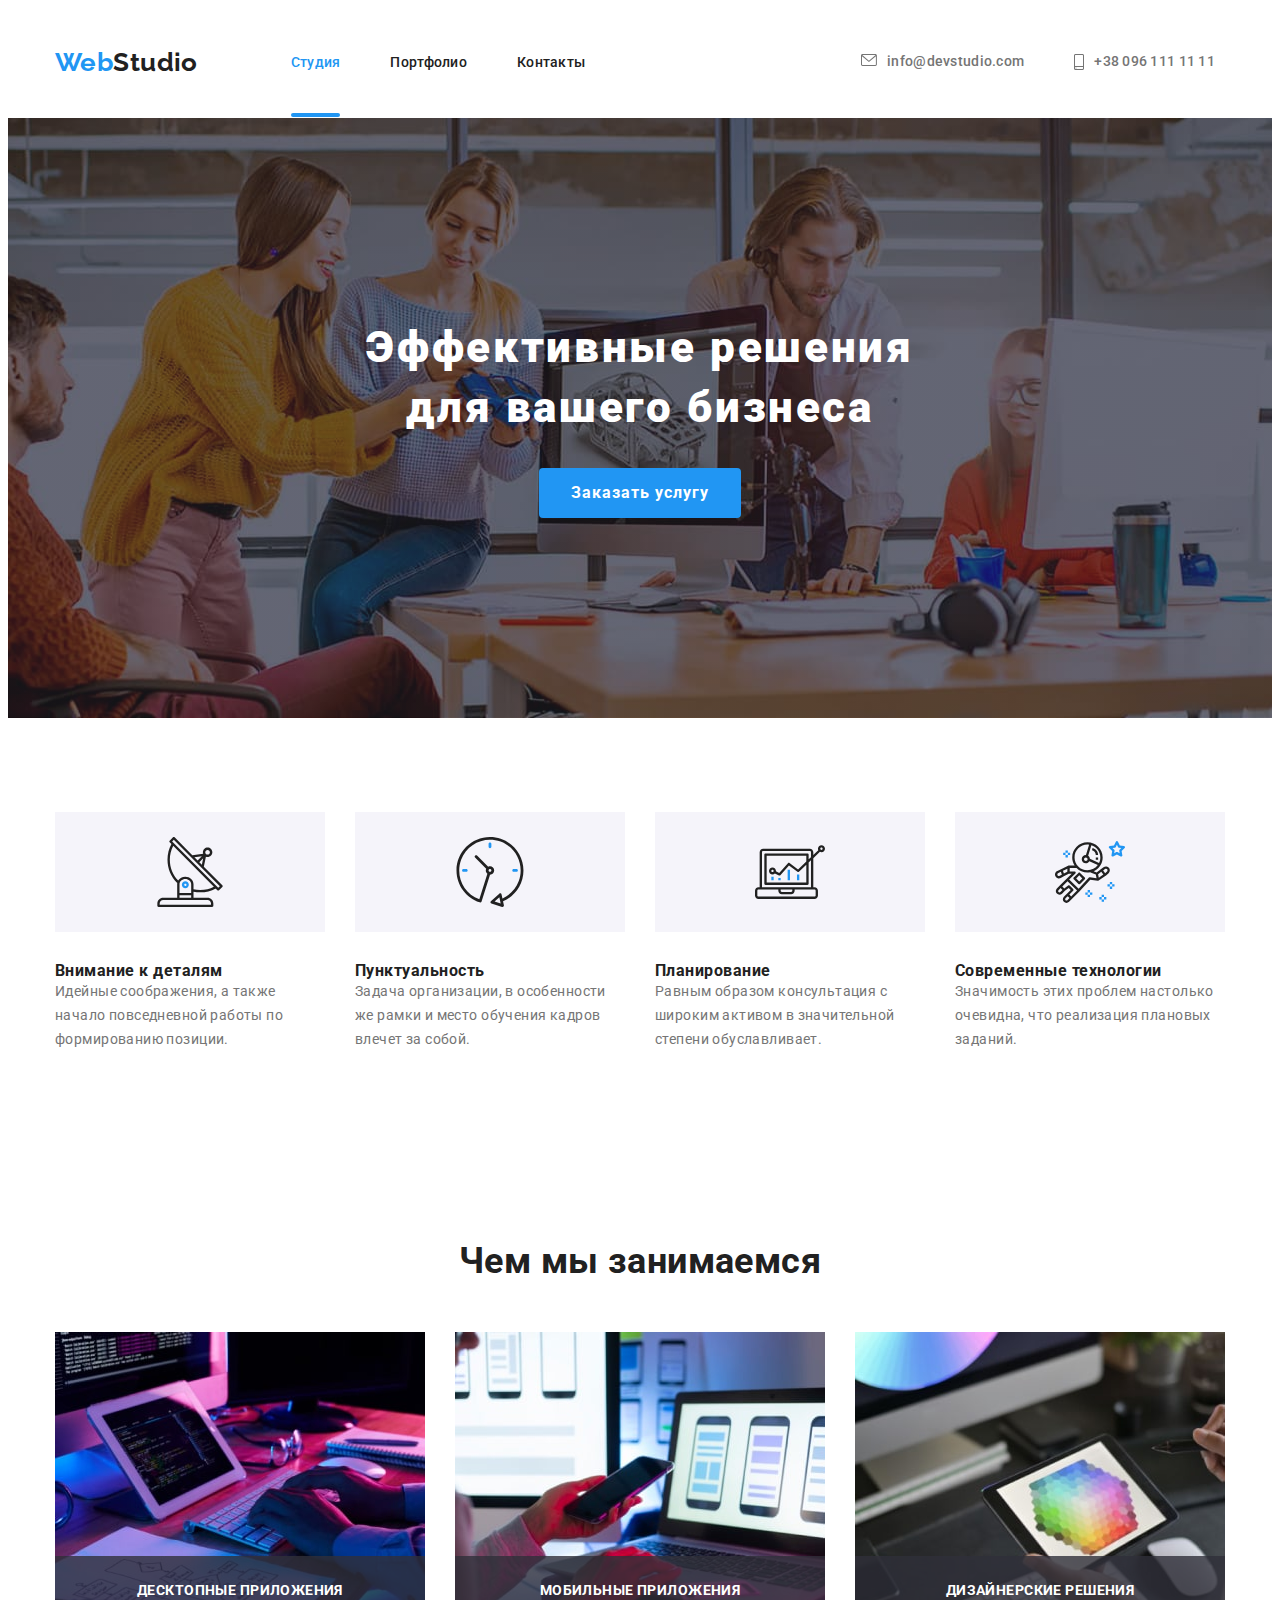
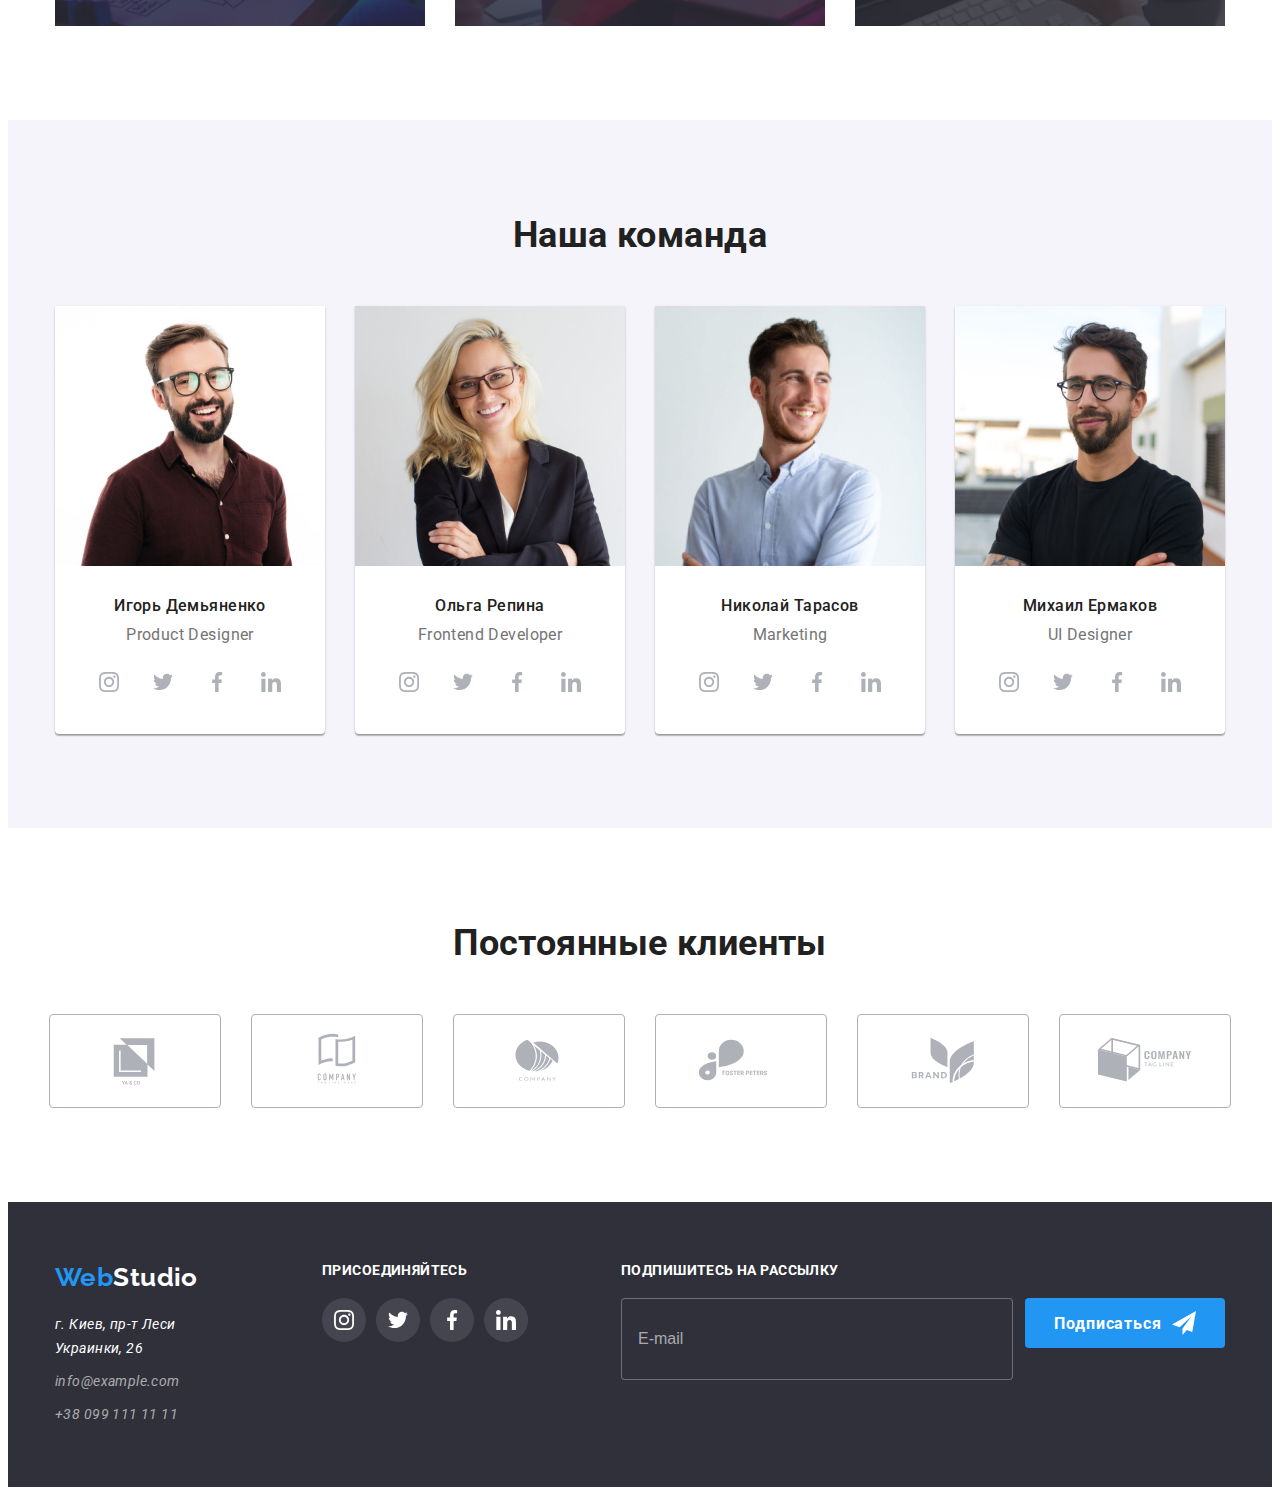
<file: index.html>
<!DOCTYPE html>
<html lang="ru">
<head>
    <meta charset="UTF-8">
    <meta http-equiv="X-UA-Compatible" content="IE=edge">
    <meta name="viewport" content="width=device-width, initial-scale=1.0">
    <title>Document</title>
    <link rel="preconnect" href="https://fonts.googleapis.com">
    <link rel="preconnect" href="https://fonts.gstatic.com" crossorigin>
    <link href="https://fonts.googleapis.com/css2?family=Raleway:wght@700&family=Roboto:wght@400;500;700;900&display=swap"
        rel="stylesheet">
        <link rel="stylesheet" href="https://cdnjs.cloudflare.com/ajax/libs/modern-normalize/1.1.0/modern-normalize.min.css"
            integrity="sha512-wpPYUAdjBVSE4KJnH1VR1HeZfpl1ub8YT/NKx4PuQ5NmX2tKuGu6U/JRp5y+Y8XG2tV+wKQpNHVUX03MfMFn9Q=="
            crossorigin="anonymous" referrerpolicy="no-referrer" />
    <link rel="stylesheet" href="./css/main.min.css">
</head>
<body>
<header class="page-header">
    <div class="container page-header__content">
    <nav class="page-header__nav">
        <a class="link logo page-header__logo" href="">Web<span class="logo__text">Studio</span></a>
    <ul class="list contacts">
        <li class="contacts__item"><a class="link contacts__link contacts__link--current" href="">Студия</a></li>
        <li class="contacts__item"><a class="link contacts__link" href="./portfolio.html">Портфолио</a></li>
        <li class="contacts__item"><a class="link contacts__link" href="">Контакты</a></li>
    </ul>
    </nav>
        <ul class="list feedback">
        <li><a class="link feedback_item" href="mailto:info@devstudio.com"><svg class="feedback__icon" width="16" height="12">
            <use href="./images/icons.svg#icon-envelope"></use>
        </svg>info@devstudio.com</a>
        </li>
        <li><a class="link feedback_item" href="tel:+380961111111"><svg class="feedback__icon" width="10" height="16">
            <use href="./images/icons.svg#icon-smartphone"></use>
        </svg>+38 096 111 11 11</a></li>
    </ul>
    </div>
</header>
<main>
<section class="hero section">
    <div class="container">
    <h1 class="hero__title">Эффективные решения для вашего бизнеса</h1>
    <button class="button hero__button" type="button" data-modal-open>Заказать услугу</button>
    </div>
</section>
<section class="section about">
    <div class="container about__body">
    <h2 class="visually-hidden">About</h2>
    <ul class="list about__list">
        <li class="about__item">
            <div class="about__column">
            <svg width="70" height="70">
                <use href="./images/icons.svg#icon-antenna-1">

                </use>
            </svg>
            </div>
            <h3 class="about__title">Внимание к деталям</h3>
            <p class="about__text">Идейные соображения, а также начало повседневной работы по формированию позиции.</p>
        </li>
        <li class="about__item">
            <div class="about__column">
                <svg width="70" height="70">
                    <use href="./images/icons.svg#icon-clock-1">
            
                    </use>
                </svg>
            </div>
            <h3 class="about__title">Пунктуальность</h3>
            <p class="about__text">Задача организации, в особенности же рамки и место обучения кадров влечет за собой.</p>
        </li>
        <li class="about__item">
            <div class="about__column">
                <svg width="70" height="70">
                    <use href="./images/icons.svg#icon-diagram-1">
            
                    </use>
                </svg>
            </div>
            <h3 class="about__title">Планирование</h3>
            <p class="about__text">Равным образом консультация с широким активом в значительной степени обуславливает.</p>
        </li>
        <li class="about__item">
            <div class="about__column">
                <svg width="70" height="70">
                    <use href="./images/icons.svg#icon-astronaut-1">
            
                    </use>
                </svg>
            </div>
            <h3 class="about__title">Современные технологии</h3>
            <p class="about__text">Значимость этих проблем настолько очевидна, что реализация плановых заданий.</p>
        </li>
    </ul>
    </div>
</section>
<section class="hobbies section">
    <div class="container">
    <h2 class="title">Чем мы занимаемся</h2>
    <ul class="list annexes">
        <li class="annexes__item">
            <img src="./images/box_1.jpg" alt="пример1" width="370">
            <p class="annexes__text">Десктопные приложения</p>
            </li>
        <li class="annexes__item">
            <img src="./images/box_2.jpg" alt="пример2" width="370">
            <p class="annexes__text">Мобильные приложения</p>
            </li>
        <li class="annexes__item">
            <img src="./images/box_3.jpg" alt="пример3" width="370">
            <p class="annexes__text">Дизайнерские решения</p>
            </li>
    </ul>
    </div>
</section>
<section class="team section ">
    <div class="container">
    <h2 class="title">Наша команда</h2>
    <ul class="list team__list">
        <li class="team__item"><img src="./images/people1.jpg" alt="человек1" width="270">
            <h3 class="team__title">Игорь Демьяненко</h3>
            <p  class="team__text" lang="en">Product Designer</p>
            <div class="team__icon">
            <ul class="list social-network">
                <li class="social-network__item">
                    <a href="" class="social-network__link common-icon">
                        <svg class="social-network__icon" width="20" height="20">
                        <use href="./images/icons.svg#icon-instagram-2"></use>
                        </svg>
                    </a>
                </li>
                <li class="social-network__item">
                    <a href="" class="social-network__link">
                    <svg class="social-network__icon" width="20" height="20">
                        <use href="./images/icons.svg#icon-twitter-1"></use>
                    </svg>
                    </a>
                </li>
                <li class="social-network__item">
                    <a href="" class="social-network__link">
                <svg class="social-network__icon" width="20" height="20">
                    <use href="./images/icons.svg#icon-facebook-1"></use>
                </svg>
                    </a>
                </li>
                <li class="social-network__item">
                    <a href="" class="social-network__link">
                    <svg class="social-network__icon" width="20" height="20">
                        <use href="./images/icons.svg#icon-linkedin-1"></use>
                    </svg>
                    </a>
                </li>
            </ul>
            </div>
        </li>
        <li class="team__item"><img src="./images/people2.jpg" alt="человек1" width="270">
            <h3 class="team__title">Ольга Репина</h3>
            <p class="team__text" lang="en">Frontend Developer</p>
            <div class="team__icon">
                <ul class="list social-network">
                    <li class="social-network__item">
                        <a href="" class="social-network__link">
                            <svg class="social-network__icon" width="20" height="20">
                                <use href="./images/icons.svg#icon-instagram-2"></use>
                            </svg>
                        </a>
                    </li>
                    <li class="social-network__item">
                        <a href="" class="social-network__link">
                            <svg class="social-network__icon" width="20" height="20">
                                <use href="./images/icons.svg#icon-twitter-1"></use>
                            </svg>
                        </a>
                    </li>
                    <li class="social-network__item">
                        <a href="" class="social-network__link">
                            <svg class="social-network__icon" width="20" height="20">
                                <use href="./images/icons.svg#icon-facebook-1"></use>
                            </svg>
                        </a>
                    </li>
                    <li class="social-network__item">
                        <a href="" class="social-network__link">
                            <svg class="social-network__icon" width="20" height="20">
                                <use href="./images/icons.svg#icon-linkedin-1"></use>
                            </svg>
                        </a>
                    </li>
                </ul>
            </div>
        </li>
        <li class="team__item"><img src="./images/people3.jpg" alt="человек1" width="270">
            <h3 class="team__title">Николай Тарасов</h3>
            <p class="team__text" lang="en">Marketing</p>
            <div class="team__icon">
                <ul class="list social-network">
                    <li class="social-network__item">
                        <a href="" class="social-network__link">
                            <svg class="social-network__icon" width="20" height="20">
                                <use href="./images/icons.svg#icon-instagram-2"></use>
                            </svg>
                        </a>
                    </li>
                    <li class="social-network__item">
                        <a href="" class="social-network__link">
                            <svg class="social-network__icon" width="20" height="20">
                                <use href="./images/icons.svg#icon-twitter-1"></use>
                            </svg>
                        </a>
                    </li>
                    <li class="social-network__item">
                        <a href="" class="social-network__link">
                            <svg class="social-network__icon" width="20" height="20">
                                <use href="./images/icons.svg#icon-facebook-1"></use>
                            </svg>
                        </a>
                    </li>
                    <li class="social-network__item">
                        <a href="" class="social-network__link">
                            <svg class="social-network__icon" width="20" height="20">
                                <use href="./images/icons.svg#icon-linkedin-1"></use>
                            </svg>
                        </a>
                    </li>
                </ul>
            </div>
        </li>
        <li class="team__item"><img src="./images/people4.jpg" alt="человек1" width="270">
            <h3 class="team__title">Михаил Ермаков</h3>
            <p class="team__text" lang="en">UI Designer</p>
            <div class="team__icon">
                <ul class="list social-network">
                    <li class="social-network__item">
                        <a href="" class="social-network__link">
                            <svg class="social-network__icon" width="20" height="20">
                                <use href="./images/icons.svg#icon-instagram-2"></use>
                            </svg>
                        </a>
                    </li>
                    <li class="social-network__item">
                        <a href="" class="social-network__link">
                            <svg class="social-network__icon" width="20" height="20">
                                <use href="./images/icons.svg#icon-twitter-1"></use>
                            </svg>
                        </a>
                    </li>
                    <li class="social-network__item">
                        <a href="" class="social-network__link">
                            <svg class="social-network__icon" width="20" height="20">
                                <use href="./images/icons.svg#icon-facebook-1"></use>
                            </svg>
                        </a>
                    </li>
                    <li class="social-network__item">
                        <a href="" class="social-network__link">
                            <svg class="social-network__icon" width="20" height="20">
                                <use href="./images/icons.svg#icon-linkedin-1"></use>
                            </svg>
                        </a>
                    </li>
                </ul>
            </div>
        </li>
    </ul>
    </div>
</section>
<section class="section clients">
    <div class="container clients-div">
        <h2 class="title">Постоянные клиенты</h2>
        <ul class="list clients__list">
            <li class="clients__item">
                <a href="" class="clients__link">
                    <svg class="clients__icon" width="106" height="60">
                        <use href="./images/icons.svg#icon-Logo"></use>
                    </svg>
                </a>
            </li>
            <li class="clients__item">
                <a href="" class="clients__link">
                    <svg class="clients__icon" width="106" height="60">
                        <use href="./images/icons.svg#icon-Logo1"></use>
                    </svg>
                </a>
            </li>
            <li class="clients__item">
                <a href="" class="clients__link">
                    <svg class="clients__icon" width="106" height="60">
                        <use href="./images/icons.svg#icon-Logo2"></use>
                    </svg>
                </a>
            </li>
            <li class="clients__item">
                <a href="" class="clients__link">
                    <svg class="clients__icon" width="106" height="60">
                        <use href="./images/icons.svg#icon-Logo3"></use>
                    </svg>
                </a>
            </li>
            <li class="clients__item">
                <a href="" class="clients__link">
                    <svg class="clients__icon" width="106" height="60">
                        <use href="./images/icons.svg#icon-Logo4"></use>
                    </svg>
                </a>
            </li>
            <li class="clients__item">
                <a href="" class="clients__link">
                    <svg class="clients__icon" width="106" height="60">
                        <use href="./images/icons.svg#icon-Logo5"></use>
                    </svg>
                </a>
            </li>
        </ul>
    </div>
</section>
</main>
<footer class="page-footer">
    <div class="page-footer__overlay container">
        <div class="page-footer__content">
    <a class="link logo page-footer__logo" href="">Web<span class="logo__label">Studio</span></a>
    <address class="address">
    <ul class="list contact">
        <li class="contact__item"><a class="link contact__link contact__link--color" href="https://goo.gl/maps/32Xd4ZCNHeifT7mY8" target="blank" rel="noopener noreferrer">г. Киев, пр-т Леси Украинки, 26</a></li>
        <li class="contact__item"><a class="link contact__link" href="mailto:info@example.com">info@example.com</a></li>
        <li class="contact__item"><a class="link contact__link" href="tel:+380991111111">+38 099 111 11 11</a></li>
    </ul>    
    </address>
    </div>
    <div class="connect">
        <h3 class="footer-title">присоединяйтесь</h3>
        <ul class="social-network list">
            <li class="social-network__item">
                <a href="" class="social-network__link social-network__link--color">
                    <svg class="social-network__icon" width="20" height="20">
                        <use href="./images/icons.svg#icon-instagram-2"></use>
                    </svg>
                </a>
            </li>
            <li class="social-network__item">
                <a href="" class="social-network__link social-network__link--color">
                    <svg class="social-network__icon" width="20" height="20">
                        <use href="./images/icons.svg#icon-twitter-1"></use>
                    </svg>
                </a>
            </li>
            <li class="social-network__item">
                <a href="" class="social-network__link social-network__link--color">
                    <svg class="social-network__icon" width="20" height="20">
                        <use href="./images/icons.svg#icon-facebook-1"></use>
                    </svg>
                </a>
            </li>
            <li class="social-network__item">
                <a href="" class="social-network__link social-network__link--color">
                    <svg class="social-network__icon" width="20" height="20">
                        <use href="./images/icons.svg#icon-linkedin-1"></use>
                    </svg>
                </a>
            </li>
        </ul>
    </div>
    <div class="envelop">
        <p class="footer-title">Подпишитесь на рассылку</p>
        <form class="page-form" action="#">
            <div class="panel"></div>
         <label for="form"></label>   
         <input type="text" name="form" class="page-form__input" placeholder="E-mail" id="form">
         <button class="page-form__button button" type="button">
            <span>Подписаться</span>
        <svg class="page-form__icon" width="24" height="24">
            <use href="./images/icons.svg#icon-icon-send"></use>
        </svg></button>   
        </form>
    </div>
        
    </div>
</footer>
<div class="backdrop is-hidden" data-modal>
    <div class="modal-window">
        <button type="button" class="modal-window__button" data-modal-close>
            <svg class="modal-window__icon" width="18" height="18">
                <use href="./images/icons.svg#icon-close"></use>
            </svg>
        </button>
        <p class="modal-window__text">Оставьте свои данные, мы вам перезвоним</p>
        <form class="modal-form" action="#">
            <div class="modal-wrap">
            <label class="modal-form__label" for="name">Имя</label>
            <input type="text" name="name" class="modal-form__input" id="name" required>
            <svg class="modal-form__icon" width="18" height="18">
            <use href="./images/icons.svg#icon-person"></use>
            </svg>
            </div>
            <div class="modal-wrap">
            <label class="modal-form__label" for="tel">Телефон</label>
            <input type="tel" name="tel" class="modal-form__input" id="tel" required>
            <svg class="modal-form__icon" width="18" height="18">
                <use href="./images/icons.svg#icon-phone"></use>
            </svg>
            </div>
            <div class="modal-wrap">
            <label class="modal-form__label" for="mail">Почта</label>
            <input type="email" name="mail" class="modal-form__input" id="mail" required>
            <svg class="modal-form__icon" width="18" height="18">
                <use href="./images/icons.svg#icon-email"></use>
            </svg>
            </div>
            <div class="modal-wrap">
            <label class="modal-form__label" for="area">Комментарий</label>
            <textarea name="area" id="area" class="textarea" placeholder="Введите текст"></textarea>
            </div>
            <div class="content-checkbox">
                <input type="checkbox" name="check" id="check" value="check" class="content-checkbox__input visually-hidden">
                <label for="check" class="content-checkbox__label"><span class="content-checkbox__span"><svg width="16" height="15">
                    <use href="./images/icons.svg#icon-icon-check"></use>
                </svg></span>
                    Соглашаюсь с рассылкой и принимаю <a class="content-checkbox__link" href=""> Условия договора</a></label>
            </div>
            <button class="content-checkbox__button button" type="submit">Отправить</button>
        </form>
    </div>
</div>
<script src="./js/madal.js"></script>
</body>
</html>
</file>
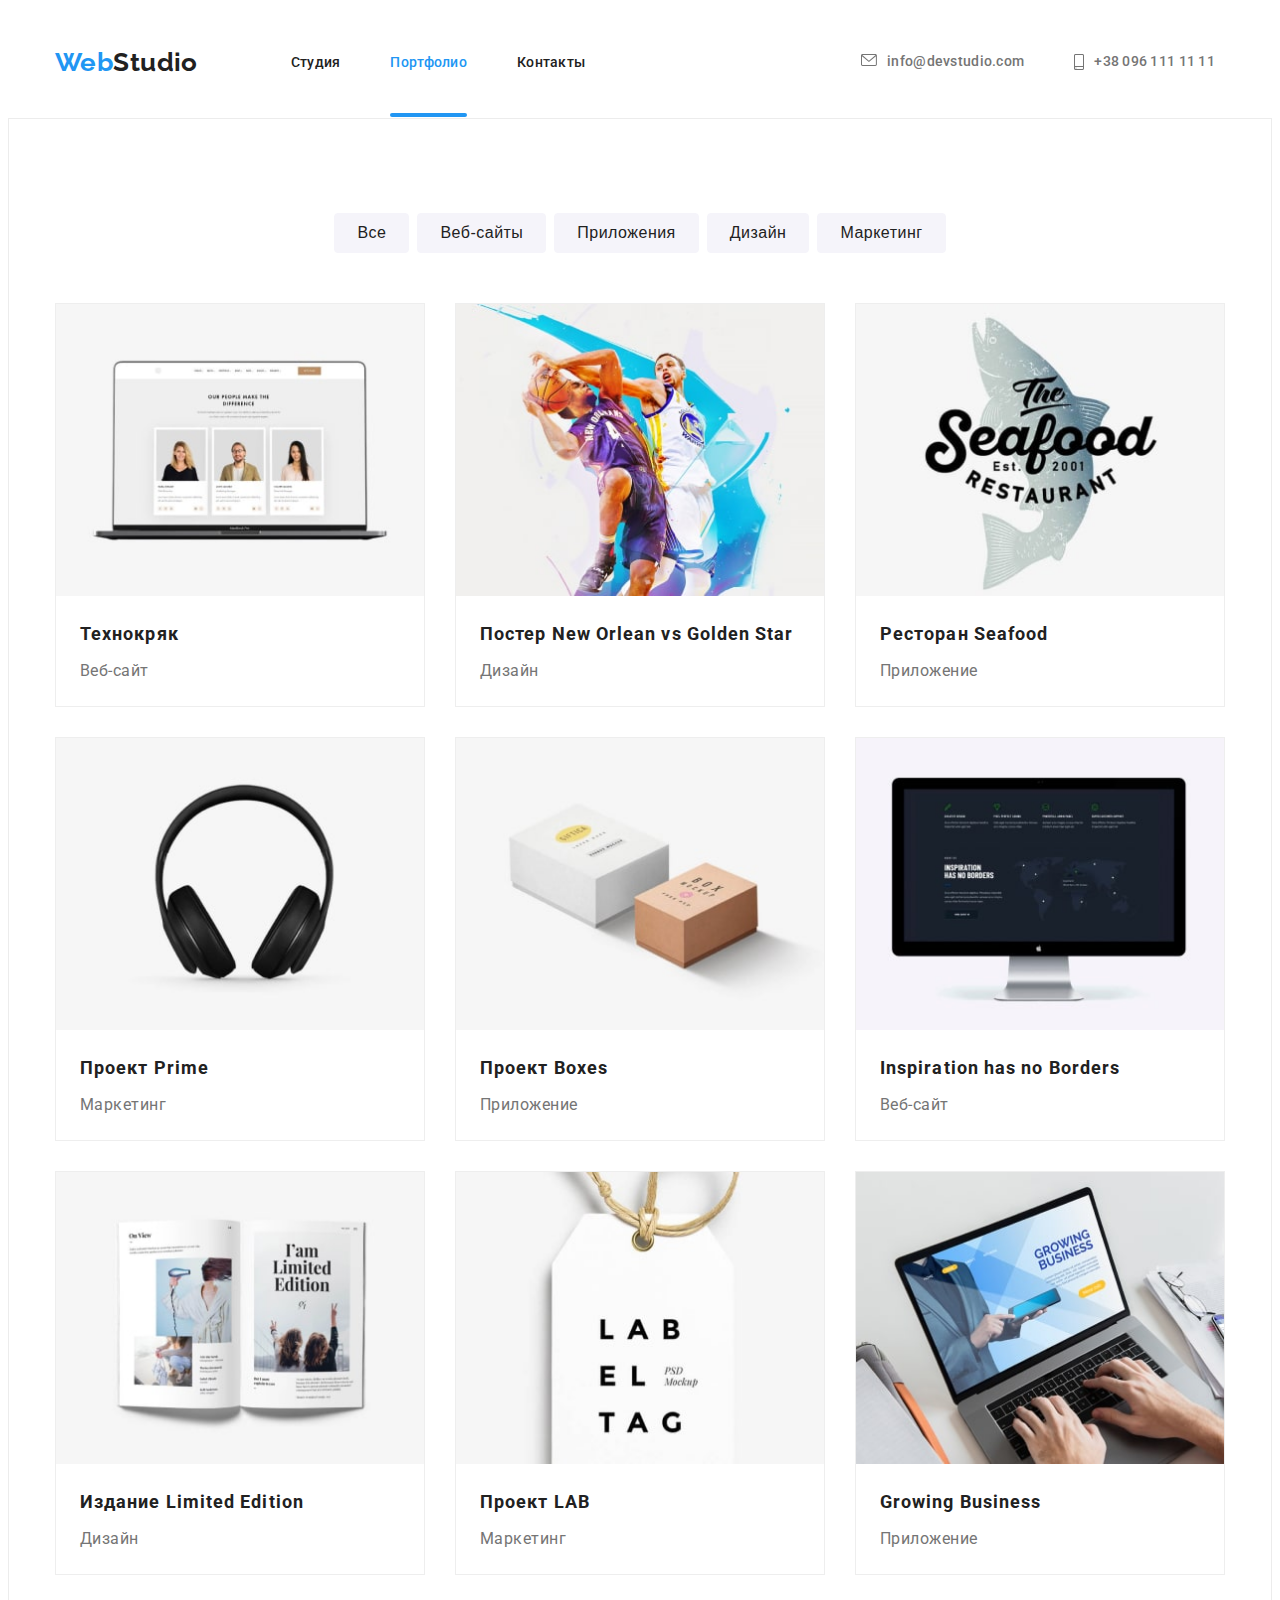
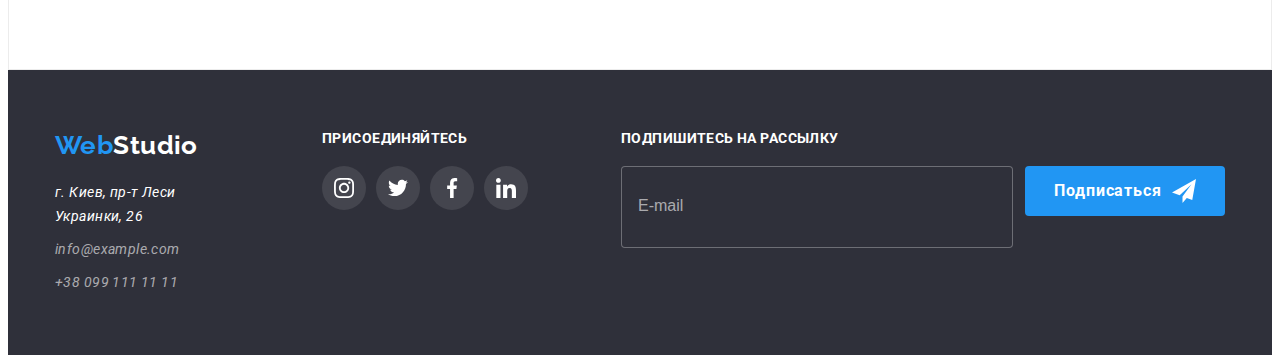
<file: portfolio.html>
<!DOCTYPE html>
<html lang="ru">

<head>
    <meta charset="UTF-8">
    <meta http-equiv="X-UA-Compatible" content="IE=edge">
    <meta name="viewport" content="width=device-width, initial-scale=1.0">
    <title>Document</title>
    <link rel="preconnect" href="https://fonts.googleapis.com">
    <link rel="preconnect" href="https://fonts.gstatic.com" crossorigin>
    <link href="https://fonts.googleapis.com/css2?family=Raleway:wght@700&family=Roboto:wght@400;500;700;900&display=swap"
        rel="stylesheet">
        <link rel="stylesheet" href="https://cdnjs.cloudflare.com/ajax/libs/modern-normalize/1.1.0/modern-normalize.min.css"
            integrity="sha512-wpPYUAdjBVSE4KJnH1VR1HeZfpl1ub8YT/NKx4PuQ5NmX2tKuGu6U/JRp5y+Y8XG2tV+wKQpNHVUX03MfMFn9Q=="
            crossorigin="anonymous" referrerpolicy="no-referrer" />
    <link rel="stylesheet" href="./css/main.min.css">
</head>

<body>
    <header class="page-header">
        <div class="container page-header__content">
            <nav class="page-header__nav">
                <a class="link logo page-header__logo" href="">Web<span class="logo__text">Studio</span></a>
                <ul class="list contacts">
                    <li class="contacts__item"><a class="link contacts__link" href="./index.html">Студия</a>
                    </li>
                    <li class="contacts__item"><a class="link contacts__link contacts__link--current" href="">Портфолио</a></li>
                    <li class="contacts__item"><a class="link contacts__link" href="">Контакты</a></li>
                </ul>
            </nav>
            <ul class="list feedback">
                <li><a class="link feedback_item" href="mailto:info@devstudio.com"><svg class="feedback__icon" width="16"
                            height="12">
                            <use href="./images/icons.svg#icon-envelope"></use>
                        </svg>info@devstudio.com</a>
                </li>
                <li><a class="link feedback_item" href="tel:+380961111111"><svg class="feedback__icon" width="10"
                            height="16">
                            <use href="./images/icons.svg#icon-smartphone"></use>
                        </svg>+38 096 111 11 11</a></li>
            </ul>
        </div>
    </header>
    <main>
            <section class="portfolio">
                <h1 class="visually-hidden">Портфолио</h1>
            <div class="container">
                <ul class="list button-set">
                <li class="button-set__item"><button class="button-set__btn" type="button">Все</button></li>
                <li class="button-set__item"><button class="button-set__btn" type="button">Веб-сайты</button></li>
                <li class="button-set__item"><button class="button-set__btn" type="button">Приложения</button></li>
                <li class="button-set__item"><button class="button-set__btn" type="button">Дизайн</button></li>
                <li class="button-set__item"><button class="button-set__btn" type="button">Маркетинг</button></li>
            </ul>
            <ul class="list card-set">
                <li class="card-set__item">
                    <a class="link card-set__link" href>
                    <div class="wrap-image">
                    <img class="card-set__image" src="./images2/img1.jpg" alt="иконка1" width="370" height="294">
                    <p class="popup-window">Технокряк это современная площадка распространения коронавируса. Компании используют эту платформу для цифрового
                    шпионажа и атак на защищённые сервера конкурентов.</p>
                    </div>
                    <div class="wrap-text">
                    <h2 class="card-set__title">Технокряк</h2>
                    <p class="card-set__text">Веб-сайт</p></div>
                    </a>
                </li>
                <li class="card-set__item">
                    <a class="link card-set__link" href>
                    <div class="wrap-image">
                    <img class="card-set__image" src="./images2/img2.jpg" alt="иконка2" width="370" height="294">
                    <p class="popup-window">Технокряк это современная площадка распространения коронавируса. Компании используют эту платформу
                        для цифрового
                        шпионажа и атак на защищённые сервера конкурентов.</p>
                    </div>
                    <div class="wrap-text">
                    <h2 class="card-set__title">Постер New Orlean vs Golden Star</h2>
                    <p class="card-set__text">Дизайн</p></div>
                    </a>
                </li>
                <li class="card-set__item">
                    <a class="link card-set__link" href>
                    <div class="wrap-image">
                    <img class="card-set__image" src="./images2/img3.jpg" alt="иконка3" width="370" height="294">
                    <p class="popup-window">Технокряк это современная площадка распространения коронавируса. Компании используют эту платформу
                        для цифрового
                        шпионажа и атак на защищённые сервера конкурентов.</p>
                    </div>
                    <div class="wrap-text">
                    <h2 class="card-set__title">Ресторан Seafood</h2>
                    <p class="card-set__text">Приложение</p></div>
                    </a>
                </li>
                <li class="card-set__item">
                    <a class="link card-set__link" href>
                    <div class="wrap-image">
                    <img class="card-set__image" src="./images2/img4.jpg" alt="иконка4" width="370" height="294">
                    <p class="popup-window">Технокряк это современная площадка распространения коронавируса. Компании используют эту платформу
                        для цифрового
                        шпионажа и атак на защищённые сервера конкурентов.</p>
                    </div>
                    <div class="wrap-text">
                    <h2 class="card-set__title">Проект Prime</h2>
                    <p class="card-set__text">Маркетинг</p></div>
                    </a>
                </li>
                <li class="card-set__item">
                    <a class="link card-set__link" href>
                    <div class="wrap-image">
                    <img class="card-set__image" src="./images2/img5.jpg" alt="иконка5" width="370" height="294">
                    <p class="popup-window">Технокряк это современная площадка распространения коронавируса. Компании используют эту платформу
                        для цифрового
                        шпионажа и атак на защищённые сервера конкурентов.</p>
                    </div>
                    <div class="wrap-text">
                    <h2 class="card-set__title">Проект Boxes</h2>
                    <p class="card-set__text">Приложение</p></div>
                    </a>
                </li>
                <li class="card-set__item">
                    <a class="link card-set__link" href>
                    <div class="wrap-image">
                    <img class="card-set__image" src="./images2/img6.jpg" alt="иконка6" width="370" height="294">
                    <p class="popup-window">Технокряк это современная площадка распространения коронавируса. Компании используют эту платформу
                        для цифрового
                        шпионажа и атак на защищённые сервера конкурентов.</p>
                    </div>
                    <div class="wrap-text">
                    <h2 class="card-set__title" lang="en">Inspiration has no Borders</h2>
                    <p class="card-set__text">Веб-сайт</p></div>
                    </a>
                </li>
                <li class="card-set__item">
                    <a class="link card-set__link" href>
                    <div class="wrap-image">
                    <img class="card-set__image" src="./images2/img7.jpg" alt="иконка7" width="370" height="294">
                    <p class="popup-window">Технокряк это современная площадка распространения коронавируса. Компании используют эту платформу
                        для цифрового
                        шпионажа и атак на защищённые сервера конкурентов.</p>
                    </div>
                    <div class="wrap-text">
                    <h2 class="card-set__title">Издание Limited Edition</h2>
                    <p class="card-set__text">Дизайн</p></div>
                    </a>
                </li>
                <li class="card-set__item">
                    <a class="link card-set__link" href>
                    <div class="wrap-image">
                    <img class="card-set__image" src="./images2/img8.jpg" alt="иконка8" width="370" height="294">
                    <p class="popup-window">Технокряк это современная площадка распространения коронавируса. Компании используют эту платформу
                        для цифрового
                        шпионажа и атак на защищённые сервера конкурентов.</p>
                    </div>
                    <div class="wrap-text">
                    <h2 class="card-set__title">Проект LAB</h2>
                    <p class="card-set__text">Маркетинг</p></div>
                    </a>
                </li>
                <li class="card-set__item">
                    <a class="link card-set__link" href>
                    <div class="wrap-image">
                    <img class="card-set__image" src="./images2/img9.jpg" alt="иконка" width="370" height="294">
                    <p class="popup-window">Технокряк это современная площадка распространения коронавируса. Компании используют эту платформу
                        для цифрового
                        шпионажа и атак на защищённые сервера конкурентов.</p>
                    </div>
                    <div class="wrap-text">
                    <h2 class="card-set__title" lang="en">Growing Business</h2>
                    <p class="card-set__text">Приложение</p></div>
                    </a>
                </li>
            </ul>
            </div>
        </section>
        </main>
    <footer class="page-footer">
        <div class="page-footer__overlay container">
            <div class="page-footer__content">
                <a class="link logo page-footer__logo" href="">Web<span class="logo__label">Studio</span></a>
                <address class="address">
                    <ul class="list contact">
                        <li class="contact__item"><a class="link contact__link contact__link--color"
                                href="https://goo.gl/maps/32Xd4ZCNHeifT7mY8" target="blank" rel="noopener noreferrer">г.
                                Киев, пр-т Леси Украинки, 26</a></li>
                        <li class="contact__item"><a class="link contact__link"
                                href="mailto:info@example.com">info@example.com</a></li>
                        <li class="contact__item"><a class="link contact__link" href="tel:+380991111111">+38 099 111 11
                                11</a></li>
                    </ul>
                </address>
            </div>
            <div class="connect">
                <h3 class="footer-title">присоединяйтесь</h3>
                <ul class="social-network list">
                    <li class="social-network__item">
                        <a href="" class="social-network__link social-network__link--color">
                            <svg class="social-network__icon" width="20" height="20">
                                <use href="./images/icons.svg#icon-instagram-2"></use>
                            </svg>
                        </a>
                    </li>
                    <li class="social-network__item">
                        <a href="" class="social-network__link social-network__link--color">
                            <svg class="social-network__icon" width="20" height="20">
                                <use href="./images/icons.svg#icon-twitter-1"></use>
                            </svg>
                        </a>
                    </li>
                    <li class="social-network__item">
                        <a href="" class="social-network__link social-network__link--color">
                            <svg class="social-network__icon" width="20" height="20">
                                <use href="./images/icons.svg#icon-facebook-1"></use>
                            </svg>
                        </a>
                    </li>
                    <li class="social-network__item">
                        <a href="" class="social-network__link social-network__link--color">
                            <svg class="social-network__icon" width="20" height="20">
                                <use href="./images/icons.svg#icon-linkedin-1"></use>
                            </svg>
                        </a>
                    </li>
                </ul>
            </div>
            <div class="envelop">
                <p class="footer-title">Подпишитесь на рассылку</p>
                <form class="page-form" action="#">
                    <div class="panel"></div>
                    <label for="form"></label>
                    <input type="text" name="form" class="page-form__input" placeholder="E-mail" id="form">
                    <button class="page-form__button button" type="button">
                        <span>Подписаться</span>
                        <svg class="page-form__icon" width="24" height="24">
                            <use href="./images/icons.svg#icon-icon-send"></use>
                        </svg></button>
            </div>
            </form>
        </div>
        </div>
    </footer>
</body>
</html>
</file>
<file: css/main.min.css>
:root{--main-title-color: #ffffff;--second-title-color: #212121;--main-text-color: #757575;--third-title-color: #2196f3;--main-background: #e5e5e5;--second-background: #2f303a;--main-logo-color: #000000;--footer-text-color: rgba(255, 255, 255, 0.6);--main-btn-color: #f5f4fa}p,h1,h2,h3,h4,h5,h6{margin:0}ul{margin:0;padding:0}img{display:block;max-width:100%}.visually-hidden{position:absolute;width:1px;height:1px;margin:-1px;padding:0;overflow:hidden;border:0;clip:rect(0 0 0 0)}body{font-family:'Roboto', sans-serif;background-color:var(--main-title-color);color:var(--main-text-color);font-size:14px;letter-spacing:0.03em}.list{list-style:none}.link{text-decoration:none}.section{padding-top:94px;padding-bottom:94px}.container{box-sizing:border-box;width:1200px;padding-left:15px;padding-right:15px;margin:0 auto}.title{font-weight:700;font-size:36px;line-height:1.17;color:var(--second-title-color);text-align:center;margin-bottom:50px}.logo{font-family:Raleway;font-weight:700;font-size:26px;line-height:1.19;color:var(--third-title-color)}.button{font-family:inherit;font-weight:700;font-size:16px;line-height:1.87;letter-spacing:0.06em;background-color:var(--third-title-color);color:var(--main-title-color);min-width:200px;height:50px;cursor:pointer;border-radius:4px;border:var(--third-title-color)}.page-header{background-color:var(--main-title-color)}.page-header__content{display:flex;align-items:center;padding-top:24px;padding-bottom:25px}.page-header__nav{display:flex;align-items:center}.page-header__logo{margin-right:93px;padding-top:15px;padding-bottom:15px}.logo__text{color:var(--second-title-color)}.contacts__link{font-weight:500;line-height:1.14;letter-spacing:0.02em;color:var(--second-title-color);padding-top:10px;padding-bottom:10px;transition:color 250ms cubic-bezier(0.4, 0, 0.2, 1)}.contacts__link:hover,.contacts__link:focus{color:var(--third-title-color)}.contacts__link--current{color:var(--third-title-color);position:relative}.contacts__link--current::after{content:'';width:100%;height:4px;background-color:var(--third-title-color);position:absolute;display:block;left:0;border-radius:2px;bottom:-37px}.contacts{display:flex}.contacts__item:not(:last-child){margin-right:50px}.feedback{display:flex;align-items:center;margin-left:auto}.feedback_item{font-weight:500;line-height:1.14;letter-spacing:0.02em;color:var(--main-text-color);padding:10px;display:flex;transition:color 250ms cubic-bezier(0.4, 0, 0.2, 1)}.feedback_item:hover,.feedback_item:focus{color:var(--third-title-color)}.feedback__icon{margin-right:10px;display:flex;justify-content:baseline;margin-left:30px;fill:currentColor}.feedback__icon:focus,.feedback__icon:hover{color:var(--third-title-color)}.hero{background-color:var(--second-background);background-image:linear-gradient(rgba(47,48,58,0.4), rgba(47,48,58,0.4)),url(../images/img.jpg);background-repeat:no-repeat;background-position:center;background-size:cover;padding-top:200px;padding-bottom:200px}.hero__title{font-weight:900;font-size:44px;line-height:1.36;letter-spacing:0.06em;color:var(--main-title-color);width:620px;text-align:center;margin-right:auto;margin-left:auto}.hero__button{display:block;margin-right:auto;margin-left:auto;margin-top:30px;padding:10px 32px}.about__body{width:1200px;padding-left:15px;padding-right:15px;margin-left:auto;margin-right:auto}.about__list{display:flex;flex-wrap:wrap}.about__item{width:270px;margin-right:30px}.about__item:nth-child(4n){margin-right:0}.about__column{width:270px;height:120px;background-color:var(--main-btn-color);margin-bottom:30px;display:flex;justify-content:center;align-items:center}.about__title{font-weight:700;line-height:1.14;letter-spacing:0.03em;color:var(--second-title-color)}.about__text{font-size:14px;line-height:1.71}.annexes{display:flex;flex-wrap:wrap}.annexes__item{margin-right:30px;position:relative}.annexes__item:last-child{margin-right:0}.annexes__text{font-weight:700;font-size:14px;line-height:1.14;color:var(--main-title-color);position:absolute;bottom:0;left:0;text-transform:uppercase;background-color:rgba(47,48,58,0.8);width:100%;height:70px;display:flex;align-items:center;justify-content:center}.team{background-color:var(--main-btn-color)}.team__list{display:flex;flex-wrap:wrap;margin-top:0;margin-bottom:0}.team__item{margin-right:30px;background:#ffffff;box-shadow:0px 1px 3px rgba(0,0,0,0.12),0px 1px 1px rgba(0,0,0,0.14),0px 2px 1px rgba(0,0,0,0.2);border-radius:0px 0px 4px 4px}.team__item:last-child{margin-right:0}.team__title{font-weight:500;font-size:16px;line-height:1.19;color:var(--second-title-color);text-align:center;margin-top:30px}.team__text{font-size:16px;line-height:1.19;margin-top:10px;margin-bottom:0;text-align:center}.team__icon{margin-bottom:30px;margin-top:16px}.social-network{display:flex;justify-content:center;align-content:center}.social-network__item+.social-network__item{margin-left:10px}.social-network__link{width:44px;height:44px;display:flex;align-items:center;justify-content:center;border-radius:50%;color:#afb1b8;transition:color 250ms cubic-bezier(0.4, 0, 0.2, 1),background-color 250ms cubic-bezier(0.4, 0, 0.2, 1)}.social-network__link:hover,.social-network__link:focus{background-color:var(--third-title-color);color:var(--main-title-color)}.social-network__icon{fill:currentColor}.clients__list{display:flex;justify-content:center}.clients__item+.clients__item{margin-left:30px}.clients__link{display:flex;justify-content:center;align-items:center;margin-right:30px;color:#afb1b8;width:170px;height:92px;border:1px solid #afb1b8;border-radius:4px;transition:color 250ms cubic-bezier(0.4, 0, 0.2, 1),background-color 250ms cubic-bezier(0.4, 0, 0.2, 1)}.clients__link:last-child{margin-right:0}.clients__link:hover,.clients__link:focus{color:var(--third-title-color);border:1px solid #2196f3}.clients__icon{fill:currentColor}.page-footer{background-color:var(--second-background);padding-top:60px;padding-bottom:60px}.page-footer__overlay{display:flex;justify-content:baseline}.page-footer__logo{display:block;margin-bottom:20px}.page-footer__content{padding-right:inherit}.logo__label{color:var(--main-title-color)}.contact{justify-content:start}.contact__item:not(:last-child){margin-bottom:9px}.contact__link{line-height:1.71;color:var(--footer-text-color);transition:color 250ms cubic-bezier(0.4, 0, 0.2, 1)}.contact__link:hover,.contact__link:focus{color:var(--third-title-color)}.contact__link--color{color:var(--main-title-color)}.connect{margin-left:70px}.footer-title{margin-bottom:20px;font-weight:700;font-size:14px;line-height:16px;letter-spacing:0.03em;text-transform:uppercase;color:var(--main-title-color)}.social-network__link--color{background-color:#44454e;color:var(--main-title-color);transition:background-color 250ms cubic-bezier(0.4, 0, 0.2, 1)}.envelop{margin-left:93px}.page-form{display:flex;margin-top:20px}.page-form__input{width:358px;height:50px;border-radius:4px;border:1px solid rgba(255,255,255,0.3);background-color:var(--second-background);padding:15px 16px;color:rgba(255,255,255,0.3);outline:none}.page-form__input::placeholder{font-weight:400;font-size:16px;line-height:1.25;letter-spacing:3%;color:rgba(255,255,255,0.6)}.page-form__button{margin-left:12px;display:flex;align-items:center;justify-content:center;cursor:pointer}.page-form__icon{margin-left:10px;width:24px;height:24px}.backdrop{width:100vw;height:100vh;background-color:rgba(0,0,0,0.2);position:fixed;top:0;transition:opacity 1000ms cubic-bezier(0.4, 0, 0.2, 1),visibility 1000ms cubic-bezier(0.4, 0, 0.2, 1)}.backdrop.is-hidden .modal-window{transform:scale(1.5) rotate(180deg);transition:transform 1000ms cubic-bezier(0.4, 0, 0.2, 1)}.modal-window{width:528px;min-height:581px;background-color:var(--main-title-color);position:absolute;top:50%;left:50%;transform:translate(-50%, -50%) scale(1);transition:transform 1000ms cubic-bezier(0.4, 0, 0.2, 1);padding:40px}.modal-window__button{width:30px;height:30px;border:1px solid rgba(0,0,0,0.1);background-color:transparent;border-radius:50%;position:absolute;top:8px;right:8px;display:flex;justify-content:center;align-items:center;cursor:pointer}.modal-window__icon{transition:fill 250ms cubic-bezier(0.4, 0, 0.2, 1)}.modal-window__icon:hover{fill:var(--third-title-color)}.is-hidden{visibility:hidden;opacity:0;pointer-events:none}.modal-window__text{text-align:center;margin-bottom:12px;font-weight:700;font-size:20px;line-height:1.15;letter-spacing:0.03em;color:var(--second-title-color)}.modal-form__label{font-weight:400;font-size:12px;line-height:1.17;letter-spacing:0.01em;color:var(--main-text-color)}.modal-form__input{width:100%;height:40px;margin-top:4px;outline:none;padding-left:42px;cursor:pointer;border-radius:4px;transition:border-color 250ms cubic-bezier(0.4, 0, 0.2, 1)}.modal-form__input:focus{border-color:var(--third-title-color)}.modal-form__input:focus+.modal-form__icon{fill:var(--third-title-color)}.textarea{width:100%;margin-top:4px;resize:none;height:120px;padding:12px 16px;outline:none;border-radius:4px;margin-bottom:8px}.textarea::placeholder{font-weight:400;font-size:12px;line-height:1.17;letter-spacing:0.01em;color:rgba(117,117,117,0.5)}.modal-wrap{margin-bottom:10px;position:relative}.modal-form__icon{position:absolute;left:12px;top:50%;transition:fill 250ms cubic-bezier(0.4, 0, 0.2, 1)}.content-checkbox__label{display:flex}.content-checkbox__span{width:16px;height:15px;border:2px solid #000000;border-radius:2px;margin-right:5px;display:flex;align-items:center;justify-content:center;transition:background-color 250ms cubic-bezier(0.4, 0, 0.2, 1),border-color 250ms cubic-bezier(0.4, 0, 0.2, 1)}.content-checkbox__input:checked+.content-checkbox__label .content-checkbox__span{background-color:var(--third-title-color);border:none}.content-checkbox__link{color:var(--third-title-color);padding-left:4px}.content-checkbox__button{display:block;margin:0 auto;margin-top:30px}.portfolio{padding-top:94px;padding-bottom:94px;border:1px solid #ececec}.button-set{display:flex;justify-content:center;margin-bottom:50px}.button-set .button-set__item+.button-set__item{margin-left:8px}.button-set__btn{display:inline-block;min-width:73px;font-weight:500;border-radius:4px;border:1px solid var(--main-btn-color);font-size:16px;line-height:1.62;letter-spacing:0.03em;color:var(--second-title-color);background-color:var(--main-btn-color);cursor:pointer;padding:6px 22px;transition:color 250ms cubic-bezier(0.4, 0, 0.2, 1),background-color 250ms cubic-bezier(0.4, 0, 0.2, 1),box-shadow 250ms cubic-bezier(0.4, 0, 0.2, 1)}.button-set__btn:hover,.button-set__btn:focus{color:var(--main-title-color);background-color:var(--third-title-color);box-shadow:0px 1px 3px rgba(0,0,0,0.12),0px 1px 1px rgba(0,0,0,0.14),0px 2px 1px rgba(0,0,0,0.2)}.card-set{display:flex;flex-wrap:wrap}.card-set__image{display:block;max-width:100%;height:auto}.card-set__item{border:1px solid #eeeeee;box-sizing:border-box;width:370px;height:404px;margin-right:30px}.card-set__item:nth-child(3n){margin-right:0}.card-set__item:nth-child(n+4){margin-top:30px}.card-set__title{padding:20px 24px 4px;font-weight:700;font-size:18px;line-height:2;letter-spacing:0.06em;color:var(--second-title-color)}.card-set__text{padding:0px 24px 20px;font-size:16px;line-height:1.87;letter-spacing:0.03em;color:var(--main-text-color)}.wrap-image{position:relative;overflow:hidden}.popup-window{position:absolute;top:0;left:0;font-weight:400;font-size:18px;line-height:1.55;letter-spacing:3%;color:var(--main-title-color);background-color:rgba(33,150,243,0.9);width:100%;height:100%;padding:63px 24px;transform:translateY(100%);transition:transform 250ms cubic-bezier(0.4, 0, 0.2, 1)}.card-set__link:hover .popup-window{transform:translateY(0)}.card-set__link{display:block;transition:box-shadow 250ms cubic-bezier(0.4, 0, 0.2, 1)}.card-set__link:hover,.card-set__link:focus{box-shadow:0px 1px 3px rgba(0,0,0,0.12),0px 1px 1px rgba(0,0,0,0.14),0px 2px 1px rgba(0,0,0,0.2);border-radius:0px 0px 4px 4px}
/*# sourceMappingURL=main.min.css.map */
</file>
